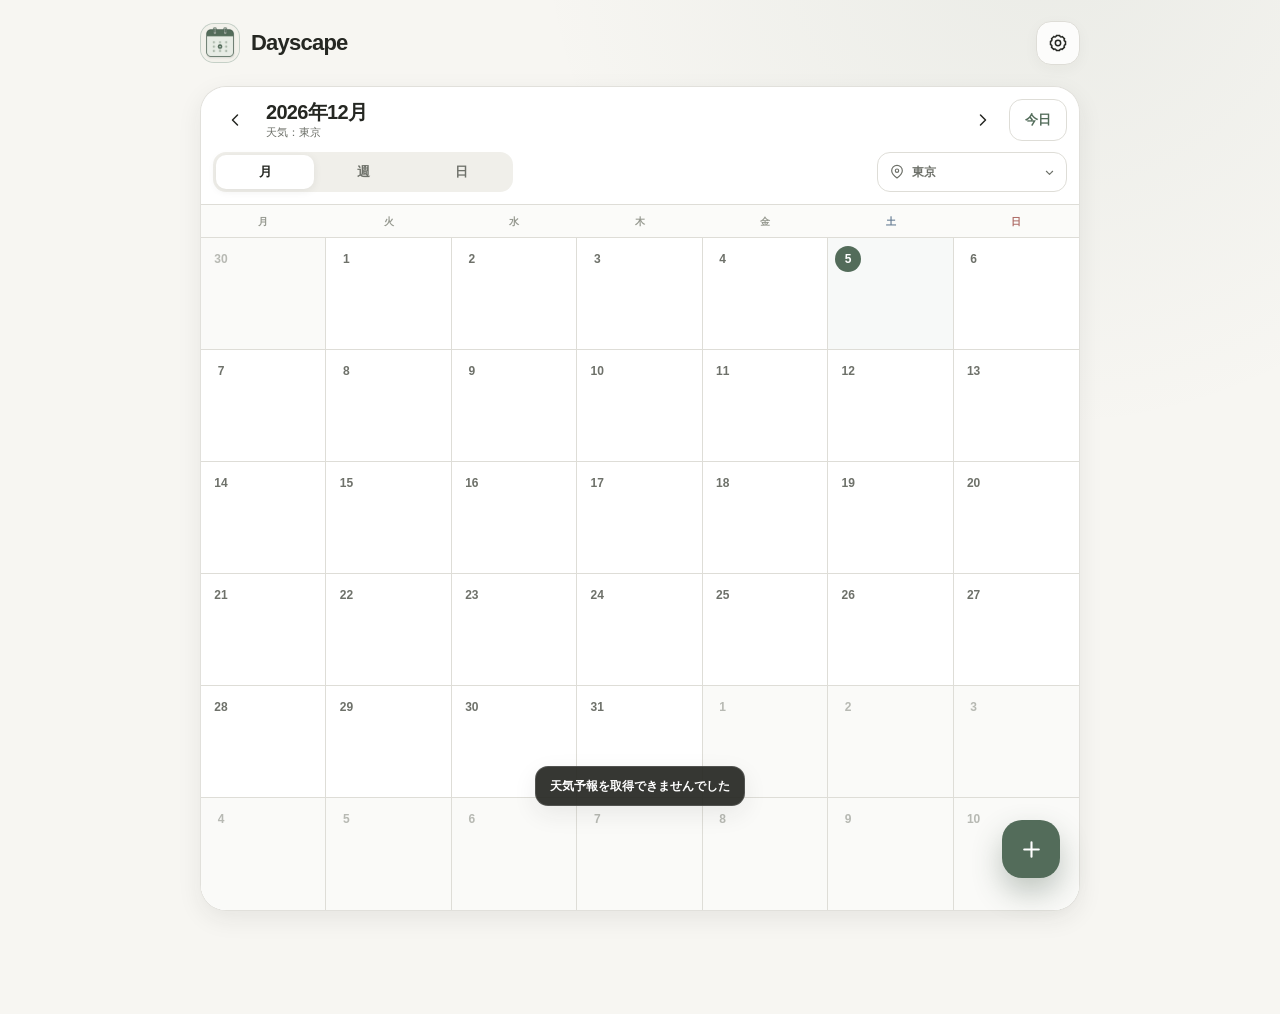
<file: index.html>
<!DOCTYPE html>
<html lang="ja">
<head>
  <meta charset="UTF-8" />
  <meta name="viewport" content="width=device-width, initial-scale=1, viewport-fit=cover" />
  <meta name="theme-color" content="#f7f6f2" />
  <meta name="apple-mobile-web-app-capable" content="yes" />
  <meta name="apple-mobile-web-app-status-bar-style" content="default" />
  <meta name="format-detection" content="telephone=no" />
  <meta name="apple-mobile-web-app-title" content="Dayscape" />
  <link rel="manifest" href="./manifest.webmanifest" />
  <link rel="apple-touch-icon" href="./icons/apple-touch-icon.png" />
  <link rel="icon" type="image/png" sizes="192x192" href="./icons/icon-192.png" />
  <title>Dayscape — 家族の予定と天気</title>
  <link rel="stylesheet" href="./styles.css">
</head>
<body>
  <svg aria-hidden="true" style="position:absolute;width:0;height:0;overflow:hidden">
    <symbol id="i-settings" viewBox="0 0 24 24"><path d="M12 15.2a3.2 3.2 0 1 0 0-6.4 3.2 3.2 0 0 0 0 6.4Z"/><path d="M19.4 15a1.7 1.7 0 0 0 .34 1.88l.06.06-2.86 2.86-.06-.06A1.7 1.7 0 0 0 15 19.4a1.7 1.7 0 0 0-1.03 1.56V21H9.93v-.04A1.7 1.7 0 0 0 8.9 19.4a1.7 1.7 0 0 0-1.88.34l-.06.06-2.86-2.86.06-.06A1.7 1.7 0 0 0 4.6 15a1.7 1.7 0 0 0-1.56-1.03H3V9.93h.04A1.7 1.7 0 0 0 4.6 8.9a1.7 1.7 0 0 0-.34-1.88l-.06-.06L7.06 4.1l.06.06A1.7 1.7 0 0 0 9 4.6a1.7 1.7 0 0 0 1.03-1.56V3h4.04v.04A1.7 1.7 0 0 0 15.1 4.6a1.7 1.7 0 0 0 1.88-.34l.06-.06 2.86 2.86-.06.06A1.7 1.7 0 0 0 19.4 9c.18.62.75 1.03 1.4 1.03h.2v4.04h-.2c-.65 0-1.22.41-1.4.93Z"/></symbol>
    <symbol id="i-chevron-left" viewBox="0 0 24 24"><path d="m15 18-6-6 6-6"/></symbol>
    <symbol id="i-chevron-right" viewBox="0 0 24 24"><path d="m9 18 6-6-6-6"/></symbol>
    <symbol id="i-chevron-down" viewBox="0 0 24 24"><path d="m7 10 5 5 5-5"/></symbol>
    <symbol id="i-pin" viewBox="0 0 24 24"><path d="M20 10c0 5-8 11-8 11S4 15 4 10a8 8 0 1 1 16 0Z"/><circle cx="12" cy="10" r="2.5"/></symbol>
    <symbol id="i-plus" viewBox="0 0 24 24"><path d="M12 5v14M5 12h14"/></symbol>
    <symbol id="i-x" viewBox="0 0 24 24"><path d="m6 6 12 12M18 6 6 18"/></symbol>
    <symbol id="i-calendar" viewBox="0 0 24 24"><rect x="3" y="5" width="18" height="16" rx="3"/><path d="M8 3v4M16 3v4M3 10h18"/></symbol>
    <symbol id="i-trash" viewBox="0 0 24 24"><path d="M4 7h16M9 7V4h6v3M7 7l1 14h8l1-14M10 11v6M14 11v6"/></symbol>
    <symbol id="i-download" viewBox="0 0 24 24"><path d="M12 3v12M7 10l5 5 5-5M4 20h16"/></symbol>
    <symbol id="i-upload" viewBox="0 0 24 24"><path d="M12 21V9M7 14l5-5 5 5M4 4h16"/></symbol>
    <symbol id="i-refresh" viewBox="0 0 24 24"><path d="M20 11a8 8 0 1 0-2.34 5.66M20 5v6h-6"/></symbol>
    <symbol id="i-search" viewBox="0 0 24 24"><circle cx="11" cy="11" r="7"/><path d="m20 20-4-4"/></symbol>
    <symbol id="i-database" viewBox="0 0 24 24"><ellipse cx="12" cy="5" rx="8" ry="3"/><path d="M4 5v6c0 1.66 3.58 3 8 3s8-1.34 8-3V5M4 11v6c0 1.66 3.58 3 8 3s8-1.34 8-3v-6"/></symbol>
    <symbol id="i-home" viewBox="0 0 24 24"><path d="m3 11 9-8 9 8M5 10v11h14V10M9 21v-7h6v7"/></symbol>
    <symbol id="i-clock" viewBox="0 0 24 24"><circle cx="12" cy="12" r="9"/><path d="M12 7v5l3 2"/></symbol>
  </svg>

  <div class="app-shell">
    <div class="app-inner">
      <header class="topbar">
        <div class="brand">
          <img class="brand-mark" src="./icons/apple-touch-icon.png" alt="" aria-hidden="true" draggable="false" />
          <div class="brand-copy">
            <h1>Dayscape</h1>
          </div>
        </div>
        <button class="icon-button" id="settingsButton" type="button" aria-label="設定を開く">
          <svg aria-hidden="true"><use href="#i-settings"></use></svg>
        </button>
      </header>

      <section class="calendar-card" aria-label="カレンダー">
        <div class="calendar-toolbar">
          <div class="period-row">
            <button class="nav-button" id="previousButton" type="button" aria-label="前の期間">
              <svg aria-hidden="true"><use href="#i-chevron-left"></use></svg>
            </button>
            <button class="period-label" id="periodLabel" type="button" aria-label="日付を選ぶ">
              <strong id="periodTitle"></strong>
              <span id="periodSubtitle"></span>
            </button>
            <button class="nav-button" id="nextButton" type="button" aria-label="次の期間">
              <svg aria-hidden="true"><use href="#i-chevron-right"></use></svg>
            </button>
            <button class="compact-button today-button" id="todayButton" type="button">今日</button>
          </div>
          <div class="view-row">
            <div class="segmented" role="tablist" aria-label="表示方法">
              <button type="button" role="tab" data-view="month">月</button>
              <button type="button" role="tab" data-view="week">週</button>
              <button type="button" role="tab" data-view="day">日</button>
            </div>
            <label class="location-control" aria-label="天気を表示する場所">
              <svg aria-hidden="true"><use href="#i-pin"></use></svg>
              <select id="activeLocationSelect"></select>
              <svg aria-hidden="true"><use href="#i-chevron-down"></use></svg>
            </label>
          </div>
        </div>
        <div class="weather-notice" id="weatherNotice" hidden>
          <span class="spinner" aria-hidden="true"></span>
          <span id="weatherNoticeText">天気予報を更新しています</span>
        </div>
        <main class="calendar-root" id="calendarRoot" aria-live="polite"></main>
      </section>
    </div>
  </div>

  <button class="fab" id="addEventButton" type="button" aria-label="新しい予定を追加">
    <svg aria-hidden="true"><use href="#i-plus"></use></svg>
  </button>
  <div class="fab-label" aria-hidden="true">予定を追加</div>
  <input class="sr-only" id="jumpDateInput" type="date" tabindex="-1" aria-hidden="true" />
  <input class="sr-only" id="importInput" type="file" accept="application/json,.json" tabindex="-1" aria-hidden="true" />

  <div class="sheet-layer" id="eventSheet" aria-hidden="true">
    <button class="sheet-backdrop" type="button" data-close-sheet="event" aria-label="予定入力を閉じる"></button>
    <section class="sheet" role="dialog" aria-modal="true" aria-labelledby="eventSheetTitle">
      <div class="sheet-handle" aria-hidden="true"></div>
      <header class="sheet-header">
        <div class="sheet-title">
          <svg aria-hidden="true"><use href="#i-calendar"></use></svg>
          <h2 id="eventSheetTitle">新しい予定</h2>
        </div>
        <button class="icon-button" type="button" data-close-sheet="event" aria-label="閉じる">
          <svg aria-hidden="true"><use href="#i-x"></use></svg>
        </button>
      </header>
      <div class="sheet-body">
        <form id="eventForm" novalidate>
          <div class="form-stack">
            <div class="field-group">
              <label class="field-label" for="eventTitle">予定名 <span class="required-mark">必須</span></label>
              <input class="text-input title-input" id="eventTitle" name="title" type="text" maxlength="80" autocomplete="off" placeholder="例：家族で水族館へ" required />
            </div>

            <div class="field-group">
              <div class="field-label">場所 <small>任意</small></div>
              <div class="place-search-host" id="eventPlaceSearchHost"></div>
              <div class="place-selected" id="eventPlaceSelected" hidden>
                <div class="place-selected-copy">
                  <strong id="eventPlaceName"></strong>
                  <span id="eventPlaceAddress"></span>
                  <span class="place-google-attribution" id="eventPlaceAttribution"></span>
                </div>
                <button class="place-change-button" id="eventPlaceChange" type="button">変更</button>
              </div>
              <p class="form-note" id="eventPlaceNote">施設名や住所を検索できます。</p>
            </div>

            <div class="inline-switch">
              <div class="inline-switch-copy">
                <strong>終日</strong>
                <span>時刻を指定しない予定です</span>
              </div>
              <label class="switch">
                <input id="eventAllDay" type="checkbox" />
                <span class="switch-track"></span>
              </label>
            </div>

            <div class="field-group" id="timedDateFields">
              <div class="field-label">日時 <span class="required-mark">必須</span></div>
              <div class="date-time-editor">
                <div class="date-time-row">
                  <span class="date-time-row-label">開始</span>
                  <div class="date-time-controls">
                    <label class="sr-only" for="eventStartDatePart">開始日</label>
                    <input class="date-input date-part-input" id="eventStartDatePart" type="date" required />
                    <label class="sr-only" for="eventStartTimePart">開始時刻</label>
                    <input class="time-input time-part-input" id="eventStartTimePart" type="time" step="60" required />
                  </div>
                </div>
                <div class="date-time-row">
                  <span class="date-time-row-label">終了</span>
                  <div class="date-time-controls">
                    <label class="sr-only" for="eventEndDatePart">終了日</label>
                    <input class="date-input date-part-input" id="eventEndDatePart" type="date" required />
                    <label class="sr-only" for="eventEndTimePart">終了時刻</label>
                    <input class="time-input time-part-input" id="eventEndTimePart" type="time" step="60" required />
                  </div>
                </div>
              </div>
              <input id="eventStart" type="hidden" />
              <input id="eventEnd" type="hidden" />
            </div>

            <div class="field-group" id="allDayDateFields" hidden>
              <div class="field-label">日付 <span class="required-mark">必須</span></div>
              <div class="date-grid">
                <label class="date-field">
                  <span>開始日</span>
                  <input class="date-input" id="eventStartDate" type="date" required />
                </label>
                <label class="date-field">
                  <span>終了日</span>
                  <input class="date-input" id="eventEndDate" type="date" required />
                </label>
              </div>
            </div>

            <div class="field-group">
              <div class="field-label">出発日時 <small>任意</small></div>
              <div class="date-time-controls">
                <label class="sr-only" for="eventDepartureDatePart">出発日</label>
                <input class="date-input date-part-input" id="eventDepartureDatePart" type="date" />
                <label class="sr-only" for="eventDepartureTimePart">出発時刻</label>
                <input class="time-input time-part-input" id="eventDepartureTimePart" type="time" step="60" />
              </div>
              <input id="eventDeparture" type="hidden" />
              <div class="field-meta-row">
                <p class="form-note">初期値は開始日時と同じです。</p>
                <button class="inline-clear-button" id="clearDepartureButton" type="button">設定しない</button>
              </div>
            </div>

            <div class="field-group">
              <div class="field-label">一緒に <small>任意</small></div>
              <div class="chip-list" id="companionChoices"></div>
              <input class="text-input" id="eventCompanionNote" type="text" maxlength="60" placeholder="名前を追加" />
            </div>

            <div class="field-group">
              <label class="field-label" for="eventLocation">天気を表示する場所 <small>任意</small></label>
              <select class="select-input" id="eventLocation"></select>
            </div>

            <div class="field-group">
              <div class="field-label">カテゴリ <small>任意・複数選択可</small></div>
              <div class="chip-list" id="eventTagChoices"></div>
            </div>

            <p class="form-error" id="eventFormError" role="alert"></p>
          </div>
        </form>
      </div>
      <footer class="sheet-footer is-new" id="eventSheetFooter">
        <button class="danger-button" id="deleteEventButton" type="button" hidden>予定を削除</button>
        <button class="primary-button" id="saveEventButton" type="button">保存</button>
      </footer>
    </section>
  </div>

  <div class="sheet-layer" id="settingsSheet" aria-hidden="true">
    <button class="sheet-backdrop" type="button" data-close-sheet="settings" aria-label="設定を閉じる"></button>
    <section class="sheet" role="dialog" aria-modal="true" aria-labelledby="settingsSheetTitle">
      <div class="sheet-handle" aria-hidden="true"></div>
      <header class="sheet-header">
        <div class="sheet-title">
          <svg aria-hidden="true"><use href="#i-settings"></use></svg>
          <h2 id="settingsSheetTitle">設定</h2>
        </div>
        <button class="icon-button" type="button" data-close-sheet="settings" aria-label="閉じる">
          <svg aria-hidden="true"><use href="#i-x"></use></svg>
        </button>
      </header>
      <div class="sheet-body">
        <div class="settings-stack">
          <section class="settings-section">
            <div class="settings-heading">
              <div>
                <h3>天気の表示地点</h3>
                <p>よく使う場所を登録し、ホーム地点を選べます。</p>
              </div>
              <button class="mini-icon-button" id="refreshWeatherButton" type="button" aria-label="天気予報を更新">
                <svg aria-hidden="true"><use href="#i-refresh"></use></svg>
              </button>
            </div>
            <div class="location-list" id="locationList"></div>
            <form class="search-row" id="locationSearchForm">
              <input class="search-input" id="locationSearchInput" type="search" maxlength="80" placeholder="都市名・地域名を検索" autocomplete="off" />
              <button class="primary-button" type="submit">検索</button>
            </form>
            <p class="search-status" id="locationSearchStatus"></p>
            <div class="search-results" id="locationSearchResults"></div>
          </section>

          <section class="settings-section">
            <div class="settings-heading">
              <div>
                <h3>カテゴリ</h3>
                <p>予定をカテゴリごとに色分けできます。</p>
              </div>
            </div>
            <div class="tag-manager-list" id="tagManagerList"></div>
            <form class="tag-add-row" id="tagAddForm">
              <input class="color-input" id="newTagColor" type="color" value="#6f7f8f" aria-label="カテゴリの色" />
              <input class="color-name-input" id="newTagName" type="text" maxlength="20" placeholder="カテゴリ名" />
              <button class="primary-button" type="submit">追加</button>
            </form>
          </section>

          <section class="settings-section">
            <div class="settings-heading">
              <div>
                <h3>データ管理</h3>
                <p>予定と設定はこの端末に保存されます。定期的なバックアップをおすすめします。</p>
              </div>
            </div>
            <div class="data-grid">
              <button class="data-action" id="exportButton" type="button">
                <svg aria-hidden="true"><use href="#i-download"></use></svg>
                <span><strong>バックアップ</strong><span>JSONファイルに保存</span></span>
              </button>
              <button class="data-action" id="importButton" type="button">
                <svg aria-hidden="true"><use href="#i-upload"></use></svg>
                <span><strong>復元</strong><span>バックアップを読み込む</span></span>
              </button>
              <button class="data-action is-danger" id="clearButton" type="button">
                <svg aria-hidden="true"><use href="#i-trash"></use></svg>
                <span><strong>初期化</strong><span>予定・地点・カテゴリを削除</span></span>
              </button>
            </div>
            <div class="attribution">
              天気予報と地点検索には <a href="https://open-meteo.com/" target="_blank" rel="noopener noreferrer">Open-Meteo</a> を使用しています。取得した予報は、通信できない場合に備えて端末内に一時保存されます。
            </div>
          </section>
        </div>
      </div>
    </section>
  </div>

  <div class="toast-region" aria-live="polite" aria-atomic="true">
    <div class="toast" id="toast"></div>
  </div>

  <script>window.DAYSCAPE_CONFIG = window.DAYSCAPE_CONFIG || {};</script>
  <script src="./config.js"></script>
  <script src="./app.js"></script>
</body>
</html>
</file>
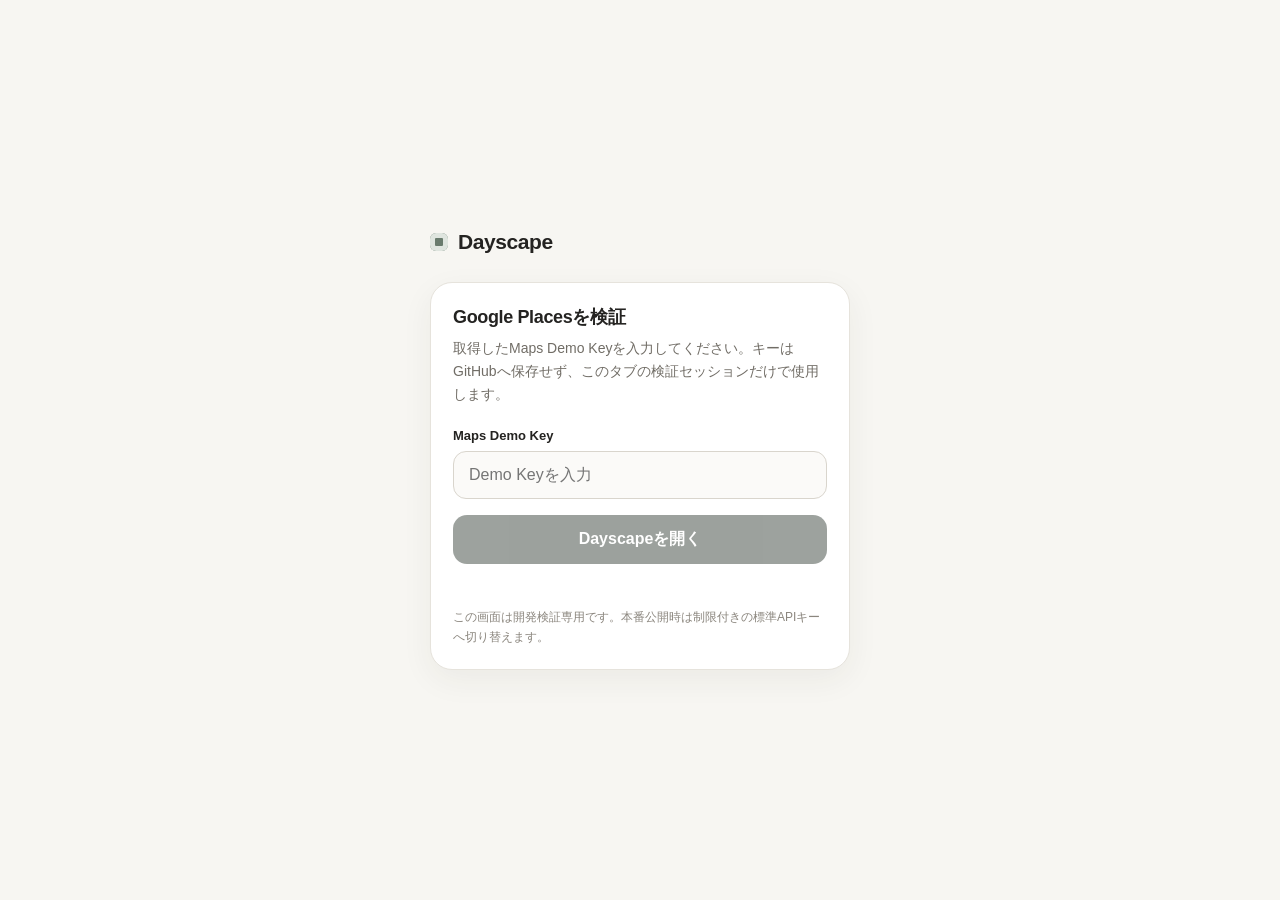
<file: demo-key.html>
<!DOCTYPE html>
<html lang="ja">
<head>
  <meta charset="UTF-8" />
  <meta name="viewport" content="width=device-width, initial-scale=1, viewport-fit=cover" />
  <meta name="theme-color" content="#f7f6f2" />
  <title>Dayscape — Demo Key設定</title>
  <style>
    :root { color-scheme: light; font-family: -apple-system, BlinkMacSystemFont, "SF Pro Text", "Helvetica Neue", sans-serif; background:#f7f6f2; color:#242321; }
    * { box-sizing:border-box; }
    body { margin:0; min-height:100svh; display:grid; place-items:center; padding:24px; background:#f7f6f2; }
    main { width:min(100%, 420px); }
    .brand { display:flex; align-items:center; gap:10px; margin-bottom:28px; }
    .mark { width:18px; height:18px; border-radius:6px; background:#697b6d; box-shadow:inset 0 0 0 5px #dfe5df; }
    h1 { margin:0; font-size:21px; letter-spacing:-.02em; }
    .panel { background:#fff; border:1px solid #e6e3dc; border-radius:22px; padding:22px; box-shadow:0 10px 32px rgba(50,45,38,.06); }
    h2 { margin:0 0 8px; font-size:18px; letter-spacing:-.02em; }
    p { margin:0; color:#716d66; font-size:14px; line-height:1.65; }
    label { display:block; margin-top:22px; font-size:13px; font-weight:650; }
    input { width:100%; margin-top:8px; border:1px solid #d9d5cd; border-radius:13px; padding:14px 15px; font:inherit; font-size:16px; outline:none; background:#fbfaf8; }
    input:focus { border-color:#859388; box-shadow:0 0 0 3px rgba(105,123,109,.13); }
    button { width:100%; margin-top:16px; border:0; border-radius:14px; padding:14px 16px; font:inherit; font-weight:700; background:#263128; color:#fff; cursor:pointer; }
    button:disabled { opacity:.45; cursor:default; }
    .note { margin-top:14px; font-size:12px; color:#8b867e; }
    .error { min-height:20px; margin-top:10px; font-size:13px; color:#a64f45; }
  </style>
</head>
<body>
  <main>
    <div class="brand"><span class="mark" aria-hidden="true"></span><h1>Dayscape</h1></div>
    <section class="panel">
      <h2>Google Placesを検証</h2>
      <p>取得したMaps Demo Keyを入力してください。キーはGitHubへ保存せず、このタブの検証セッションだけで使用します。</p>
      <form id="demoKeyForm">
        <label for="demoKey">Maps Demo Key</label>
        <input id="demoKey" type="password" autocomplete="off" autocapitalize="off" spellcheck="false" placeholder="Demo Keyを入力" />
        <button id="startButton" type="submit" disabled>Dayscapeを開く</button>
        <div class="error" id="error" role="alert"></div>
      </form>
      <p class="note">この画面は開発検証専用です。本番公開時は制限付きの標準APIキーへ切り替えます。</p>
    </section>
  </main>
  <script>
    "use strict";
    const form = document.getElementById("demoKeyForm");
    const input = document.getElementById("demoKey");
    const button = document.getElementById("startButton");
    const error = document.getElementById("error");
    const normalize = value => String(value || "").trim().replace(/[\u0000-\u001F\u007F]/g, "");
    input.addEventListener("input", () => {
      button.disabled = normalize(input.value).length < 20;
      error.textContent = "";
    });
    form.addEventListener("submit", event => {
      event.preventDefault();
      const key = normalize(input.value);
      if (key.length < 20) {
        error.textContent = "Demo Keyを確認してください。";
        return;
      }
      const target = `./index.html#dayscapeDemoKey=${encodeURIComponent(key)}`;
      location.assign(target);
    });
  </script>
</body>
</html>
</file>
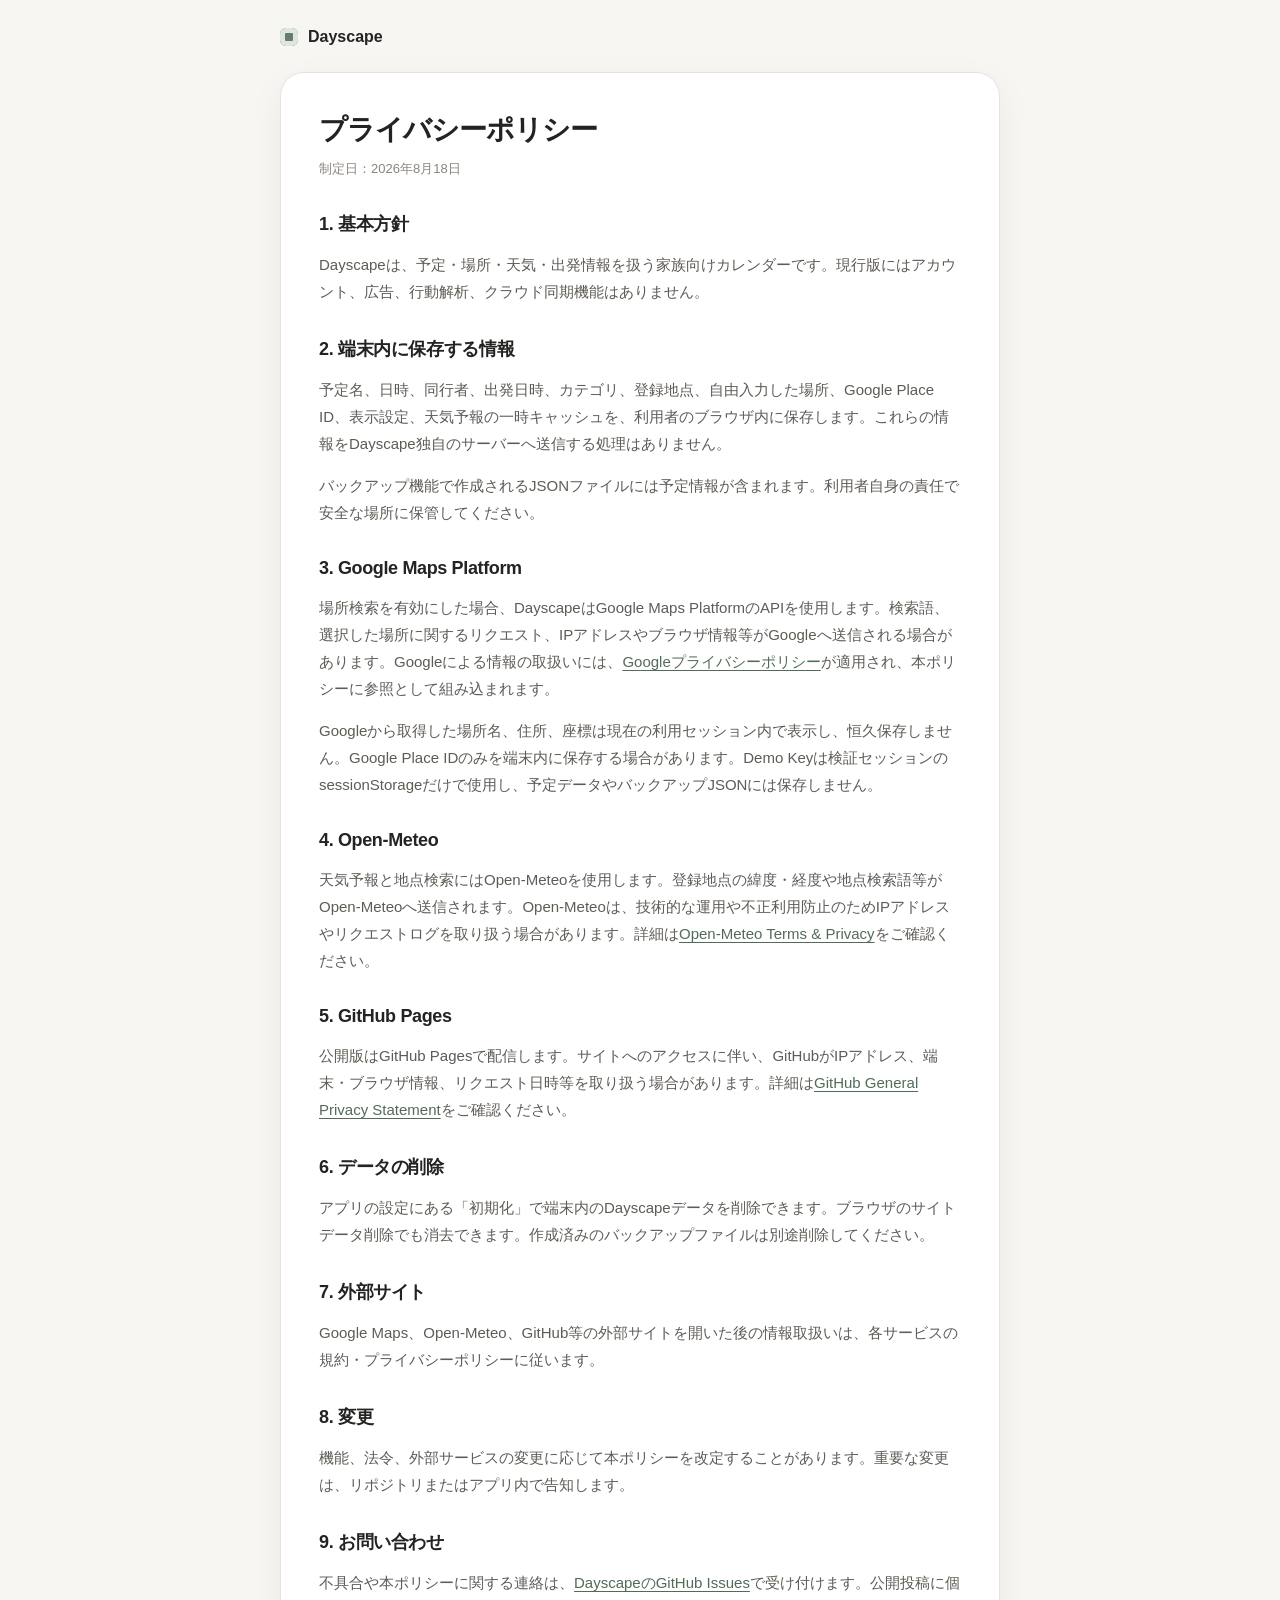
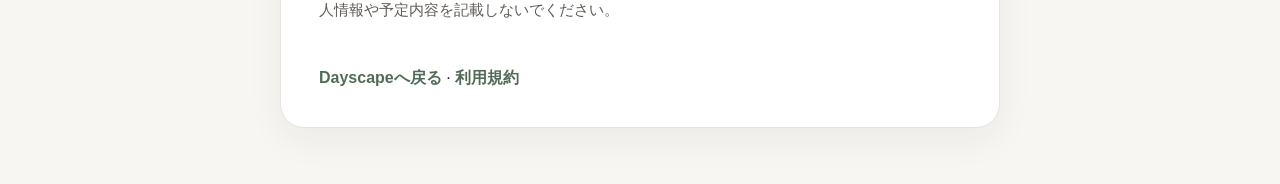
<file: privacy.html>
<!DOCTYPE html>
<html lang="ja">
<head>
  <meta charset="UTF-8" />
  <meta name="viewport" content="width=device-width, initial-scale=1, viewport-fit=cover" />
  <meta name="theme-color" content="#f7f6f2" />
  <title>プライバシーポリシー — Dayscape</title>
  <style>
    :root { color-scheme: light; font-family: -apple-system, BlinkMacSystemFont, "SF Pro Text", "Helvetica Neue", sans-serif; background:#f7f6f2; color:#242321; }
    * { box-sizing:border-box; }
    body { margin:0; background:#f7f6f2; }
    main { width:min(100% - 32px, 720px); margin:0 auto; padding:calc(28px + env(safe-area-inset-top)) 0 calc(56px + env(safe-area-inset-bottom)); }
    .brand { display:flex; align-items:center; gap:10px; margin-bottom:26px; color:inherit; text-decoration:none; }
    .mark { width:18px; height:18px; border-radius:6px; background:#697b6d; box-shadow:inset 0 0 0 5px #dfe5df; }
    h1 { margin:0; font-size:28px; letter-spacing:-.035em; }
    h2 { margin:32px 0 10px; font-size:18px; letter-spacing:-.02em; }
    p, li { color:#5f5b55; font-size:15px; line-height:1.8; }
    ul { padding-left:1.3em; }
    a { color:#526b59; text-underline-offset:3px; }
    .panel { background:#fff; border:1px solid #e6e3dc; border-radius:24px; padding:clamp(22px, 5vw, 38px); box-shadow:0 12px 36px rgba(50,45,38,.055); }
    .meta { margin:8px 0 0; color:#8a857d; font-size:13px; }
    .back { display:inline-block; margin-top:30px; font-weight:650; text-decoration:none; }
  </style>
</head>
<body>
  <main>
    <a class="brand" href="./index.html"><span class="mark" aria-hidden="true"></span><strong>Dayscape</strong></a>
    <article class="panel">
      <h1>プライバシーポリシー</h1>
      <p class="meta">制定日：2026年8月18日</p>

      <h2>1. 基本方針</h2>
      <p>Dayscapeは、予定・場所・天気・出発情報を扱う家族向けカレンダーです。現行版にはアカウント、広告、行動解析、クラウド同期機能はありません。</p>

      <h2>2. 端末内に保存する情報</h2>
      <p>予定名、日時、同行者、出発日時、カテゴリ、登録地点、自由入力した場所、Google Place ID、表示設定、天気予報の一時キャッシュを、利用者のブラウザ内に保存します。これらの情報をDayscape独自のサーバーへ送信する処理はありません。</p>
      <p>バックアップ機能で作成されるJSONファイルには予定情報が含まれます。利用者自身の責任で安全な場所に保管してください。</p>

      <h2>3. Google Maps Platform</h2>
      <p>場所検索を有効にした場合、DayscapeはGoogle Maps PlatformのAPIを使用します。検索語、選択した場所に関するリクエスト、IPアドレスやブラウザ情報等がGoogleへ送信される場合があります。Googleによる情報の取扱いには、<a href="https://policies.google.com/privacy" target="_blank" rel="noopener noreferrer">Googleプライバシーポリシー</a>が適用され、本ポリシーに参照として組み込まれます。</p>
      <p>Googleから取得した場所名、住所、座標は現在の利用セッション内で表示し、恒久保存しません。Google Place IDのみを端末内に保存する場合があります。Demo Keyは検証セッションのsessionStorageだけで使用し、予定データやバックアップJSONには保存しません。</p>

      <h2>4. Open-Meteo</h2>
      <p>天気予報と地点検索にはOpen-Meteoを使用します。登録地点の緯度・経度や地点検索語等がOpen-Meteoへ送信されます。Open-Meteoは、技術的な運用や不正利用防止のためIPアドレスやリクエストログを取り扱う場合があります。詳細は<a href="https://open-meteo.com/en/terms" target="_blank" rel="noopener noreferrer">Open-Meteo Terms &amp; Privacy</a>をご確認ください。</p>

      <h2>5. GitHub Pages</h2>
      <p>公開版はGitHub Pagesで配信します。サイトへのアクセスに伴い、GitHubがIPアドレス、端末・ブラウザ情報、リクエスト日時等を取り扱う場合があります。詳細は<a href="https://docs.github.com/en/site-policy/privacy-policies/github-general-privacy-statement" target="_blank" rel="noopener noreferrer">GitHub General Privacy Statement</a>をご確認ください。</p>

      <h2>6. データの削除</h2>
      <p>アプリの設定にある「初期化」で端末内のDayscapeデータを削除できます。ブラウザのサイトデータ削除でも消去できます。作成済みのバックアップファイルは別途削除してください。</p>

      <h2>7. 外部サイト</h2>
      <p>Google Maps、Open-Meteo、GitHub等の外部サイトを開いた後の情報取扱いは、各サービスの規約・プライバシーポリシーに従います。</p>

      <h2>8. 変更</h2>
      <p>機能、法令、外部サービスの変更に応じて本ポリシーを改定することがあります。重要な変更は、リポジトリまたはアプリ内で告知します。</p>

      <h2>9. お問い合わせ</h2>
      <p>不具合や本ポリシーに関する連絡は、<a href="https://github.com/showhey04-oss/dayscape/issues" target="_blank" rel="noopener noreferrer">DayscapeのGitHub Issues</a>で受け付けます。公開投稿に個人情報や予定内容を記載しないでください。</p>

      <a class="back" href="./index.html">Dayscapeへ戻る</a> · <a class="back" href="./terms.html">利用規約</a>
    </article>
  </main>
</body>
</html>
</file>
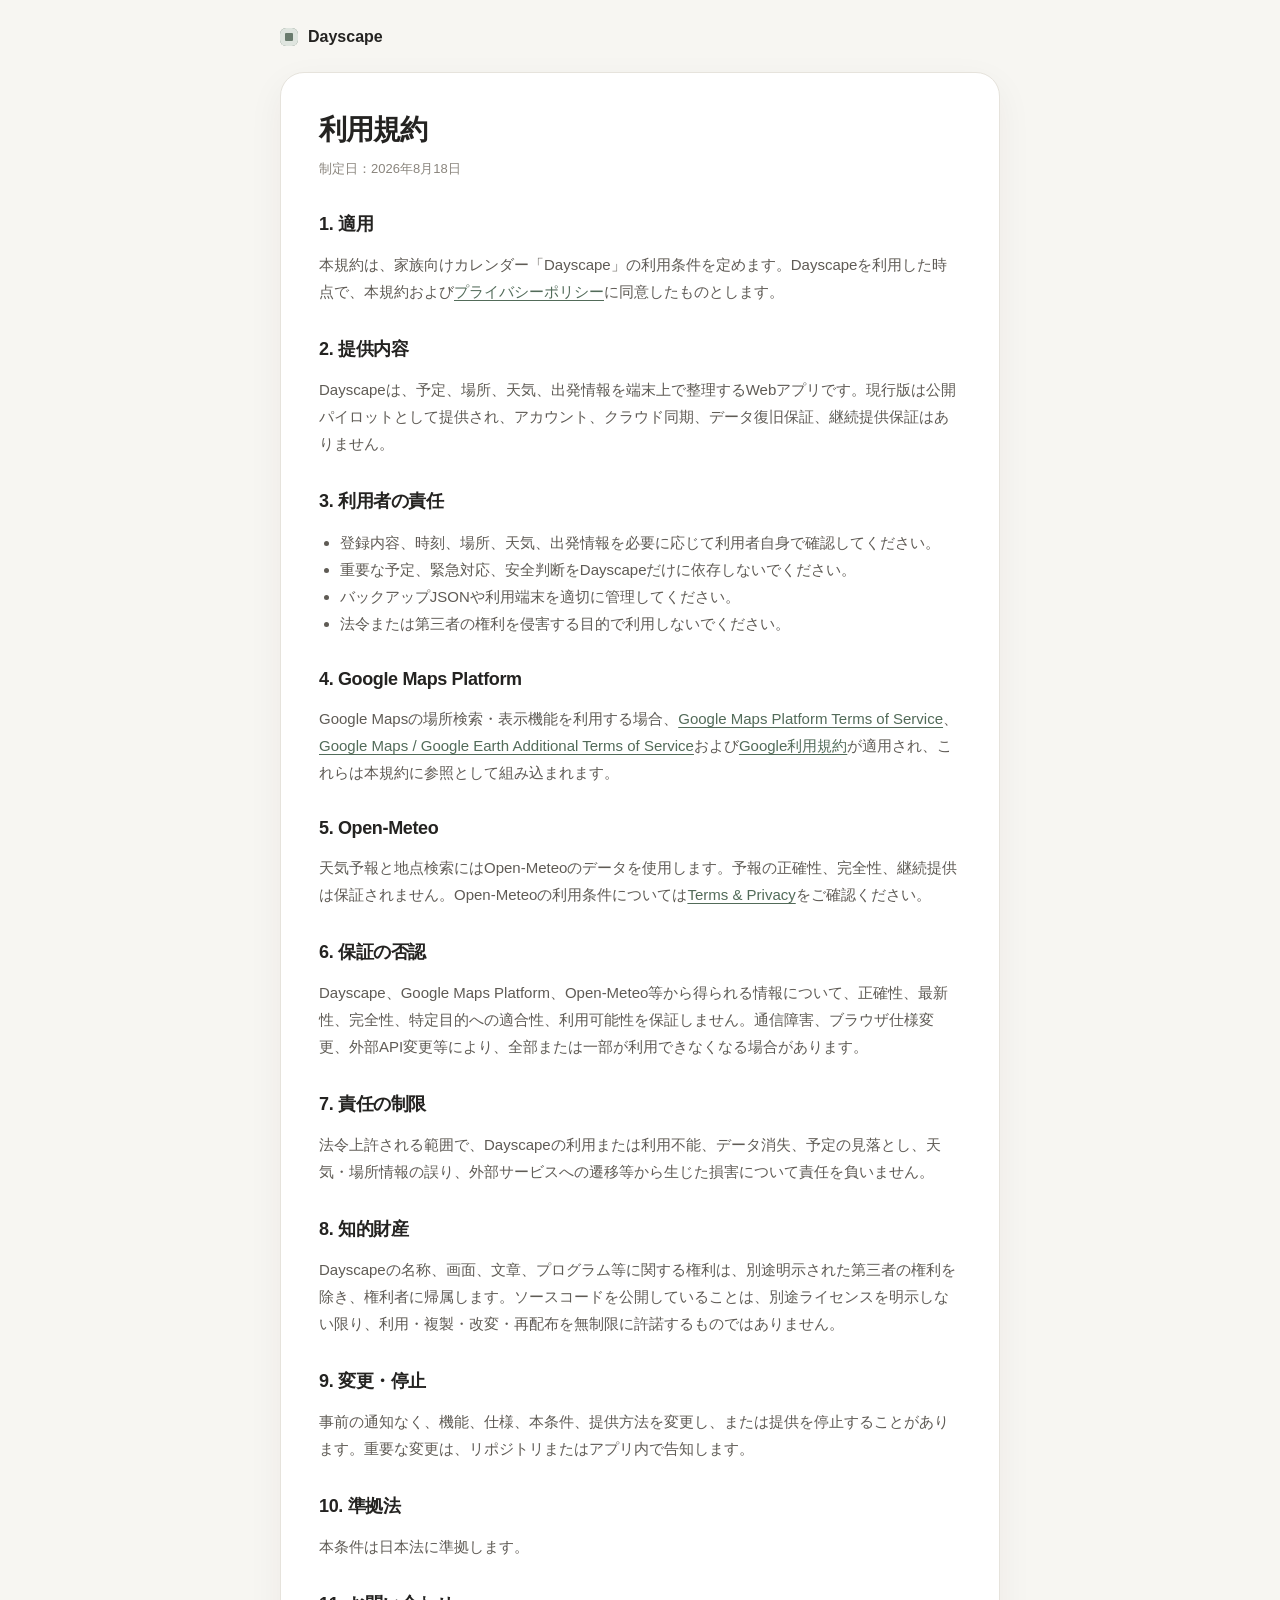
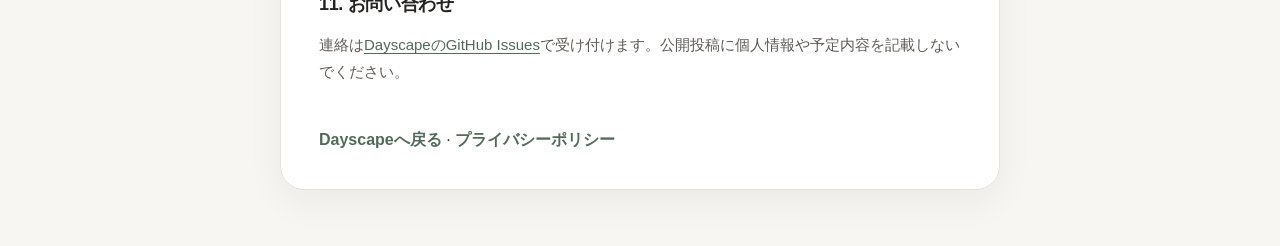
<file: terms.html>
<!DOCTYPE html>
<html lang="ja">
<head>
  <meta charset="UTF-8" />
  <meta name="viewport" content="width=device-width, initial-scale=1, viewport-fit=cover" />
  <meta name="theme-color" content="#f7f6f2" />
  <title>利用規約 — Dayscape</title>
  <style>
    :root { color-scheme: light; font-family: -apple-system, BlinkMacSystemFont, "SF Pro Text", "Helvetica Neue", sans-serif; background:#f7f6f2; color:#242321; }
    * { box-sizing:border-box; }
    body { margin:0; background:#f7f6f2; }
    main { width:min(100% - 32px, 720px); margin:0 auto; padding:calc(28px + env(safe-area-inset-top)) 0 calc(56px + env(safe-area-inset-bottom)); }
    .brand { display:flex; align-items:center; gap:10px; margin-bottom:26px; color:inherit; text-decoration:none; }
    .mark { width:18px; height:18px; border-radius:6px; background:#697b6d; box-shadow:inset 0 0 0 5px #dfe5df; }
    h1 { margin:0; font-size:28px; letter-spacing:-.035em; }
    h2 { margin:32px 0 10px; font-size:18px; letter-spacing:-.02em; }
    p, li { color:#5f5b55; font-size:15px; line-height:1.8; }
    ul { padding-left:1.3em; }
    a { color:#526b59; text-underline-offset:3px; }
    .panel { background:#fff; border:1px solid #e6e3dc; border-radius:24px; padding:clamp(22px, 5vw, 38px); box-shadow:0 12px 36px rgba(50,45,38,.055); }
    .meta { margin:8px 0 0; color:#8a857d; font-size:13px; }
    .back { display:inline-block; margin-top:30px; font-weight:650; text-decoration:none; }
  </style>
</head>
<body>
  <main>
    <a class="brand" href="./index.html"><span class="mark" aria-hidden="true"></span><strong>Dayscape</strong></a>
    <article class="panel">
      <h1>利用規約</h1>
      <p class="meta">制定日：2026年8月18日</p>

      <h2>1. 適用</h2>
      <p>本規約は、家族向けカレンダー「Dayscape」の利用条件を定めます。Dayscapeを利用した時点で、本規約および<a href="./privacy.html">プライバシーポリシー</a>に同意したものとします。</p>

      <h2>2. 提供内容</h2>
      <p>Dayscapeは、予定、場所、天気、出発情報を端末上で整理するWebアプリです。現行版は公開パイロットとして提供され、アカウント、クラウド同期、データ復旧保証、継続提供保証はありません。</p>

      <h2>3. 利用者の責任</h2>
      <ul>
        <li>登録内容、時刻、場所、天気、出発情報を必要に応じて利用者自身で確認してください。</li>
        <li>重要な予定、緊急対応、安全判断をDayscapeだけに依存しないでください。</li>
        <li>バックアップJSONや利用端末を適切に管理してください。</li>
        <li>法令または第三者の権利を侵害する目的で利用しないでください。</li>
      </ul>

      <h2>4. Google Maps Platform</h2>
      <p>Google Mapsの場所検索・表示機能を利用する場合、<a href="https://cloud.google.com/maps-platform/terms" target="_blank" rel="noopener noreferrer">Google Maps Platform Terms of Service</a>、<a href="https://maps.google.com/help/terms_maps/" target="_blank" rel="noopener noreferrer">Google Maps / Google Earth Additional Terms of Service</a>および<a href="https://policies.google.com/terms" target="_blank" rel="noopener noreferrer">Google利用規約</a>が適用され、これらは本規約に参照として組み込まれます。</p>

      <h2>5. Open-Meteo</h2>
      <p>天気予報と地点検索にはOpen-Meteoのデータを使用します。予報の正確性、完全性、継続提供は保証されません。Open-Meteoの利用条件については<a href="https://open-meteo.com/en/terms" target="_blank" rel="noopener noreferrer">Terms &amp; Privacy</a>をご確認ください。</p>

      <h2>6. 保証の否認</h2>
      <p>Dayscape、Google Maps Platform、Open-Meteo等から得られる情報について、正確性、最新性、完全性、特定目的への適合性、利用可能性を保証しません。通信障害、ブラウザ仕様変更、外部API変更等により、全部または一部が利用できなくなる場合があります。</p>

      <h2>7. 責任の制限</h2>
      <p>法令上許される範囲で、Dayscapeの利用または利用不能、データ消失、予定の見落とし、天気・場所情報の誤り、外部サービスへの遷移等から生じた損害について責任を負いません。</p>

      <h2>8. 知的財産</h2>
      <p>Dayscapeの名称、画面、文章、プログラム等に関する権利は、別途明示された第三者の権利を除き、権利者に帰属します。ソースコードを公開していることは、別途ライセンスを明示しない限り、利用・複製・改変・再配布を無制限に許諾するものではありません。</p>

      <h2>9. 変更・停止</h2>
      <p>事前の通知なく、機能、仕様、本条件、提供方法を変更し、または提供を停止することがあります。重要な変更は、リポジトリまたはアプリ内で告知します。</p>

      <h2>10. 準拠法</h2>
      <p>本条件は日本法に準拠します。</p>

      <h2>11. お問い合わせ</h2>
      <p>連絡は<a href="https://github.com/showhey04-oss/dayscape/issues" target="_blank" rel="noopener noreferrer">DayscapeのGitHub Issues</a>で受け付けます。公開投稿に個人情報や予定内容を記載しないでください。</p>

      <a class="back" href="./index.html">Dayscapeへ戻る</a> · <a class="back" href="./privacy.html">プライバシーポリシー</a>
    </article>
  </main>
</body>
</html>
</file>
<file: styles.css>
@import url("./styles-01.css");
@import url("./styles-02.css");
@import url("./styles-03.css");
@import url("./styles-04.css");
@import url("./styles-05.css");

/* iPhone Safari: keep search fields at 16px or larger to prevent focus zoom/pan. */
.search-input {
  font-size: 16px;
}

/* Google PlaceAutocompleteElement exposes its internal input as a CSS shadow part. */
.place-search-host gmp-place-autocomplete,
.place-search-host gmp-place-autocomplete::part(input) {
  font-size: 16px;
}
</file>
